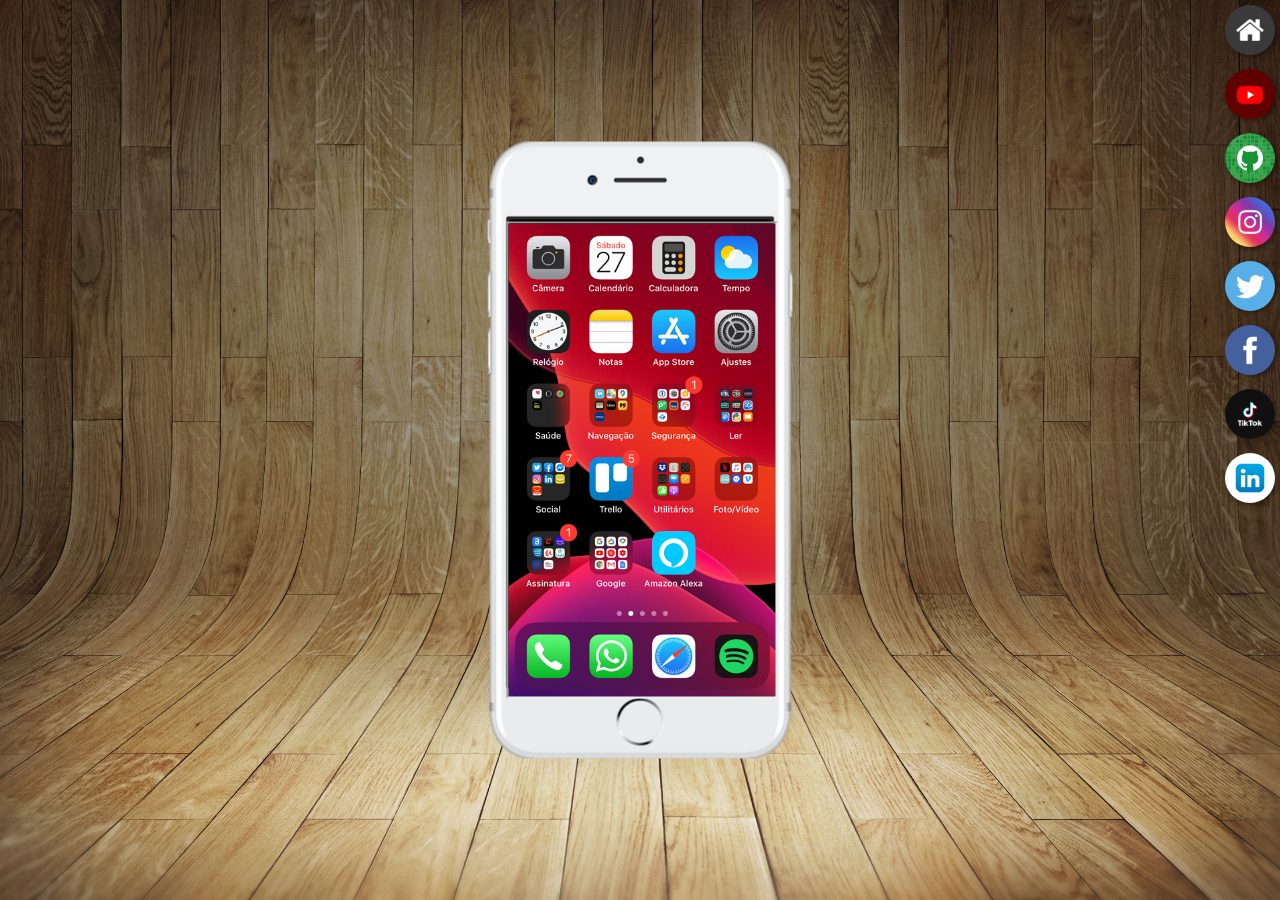
<file: index.html>
<!DOCTYPE html>
<html lang="pt-BR">
<head>
    <meta charset="UTF-8">
    <meta name="viewport" content="width=device-width, initial-scale=1.0">
    <title>Projeto Redes Sociais</title>

    <link rel="icon" href="favicon.ico" type="image/x-icon">
    <link rel="stylesheet" href="estilo/style.css">
</head>

<body>
    <main>
        <section id="telefone">
            <iframe src="home.html" name="tela" id="tela"></iframe>
        </section>

        <section id="redes-sociais">
            <a href="home.html" target="tela">
                <img src="imagens/logo-home.jpg" alt="Home">
            </a><br>


            <a href="youtube.html" target="tela">
                <img src="imagens/logo-youtube.jpg" alt="YouTube">
            </a><br>

            <a href="github.html" target="tela">
                <img src="imagens/logo-github.jpg" alt="GitHub">
            </a><br>

            <a href="instagram.html" target="tela">
                <img src="imagens/logo-instagram.jpg" alt="Instagram">
            </a><br> 

            <a href="twitter.html" target="tela">
                <img src="imagens/logo-twitter.jpg" alt="Twitter">
            </a><br>

            <a href="facebook.html" target="tela">
                <img src="imagens/logo-facebook.jpg" alt="Facebook">
            </a><br>

            <a href="tiktok.html" target="tela">
                <img src="imagens/logo-tiktok.jpg" alt="TikTok">
            </a><br>

            <a href="linkedin.html" target="tela" id="linkedin">
                <img src="imagens/logo-linkedin.jpg" alt="LinkedIn">
            </a><br>
        </section>
    </main>
</body>
</html>
</file>
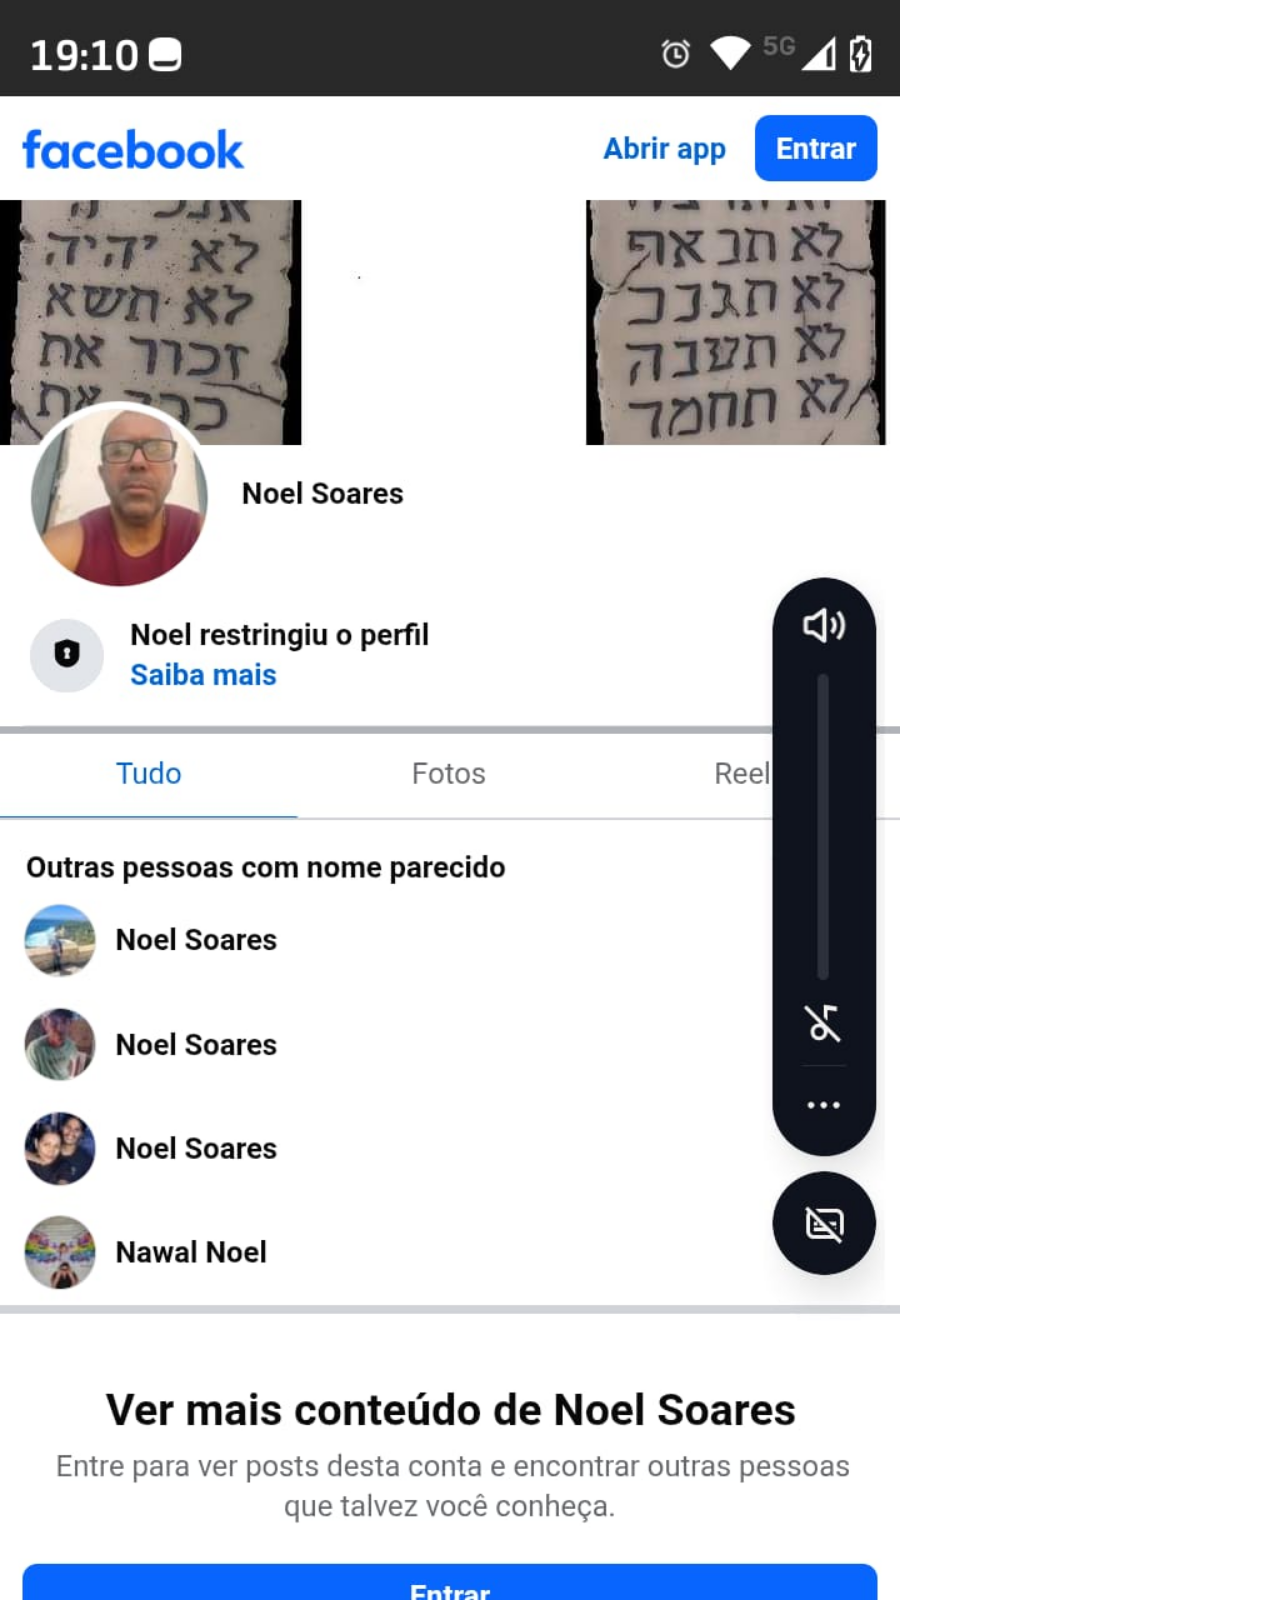
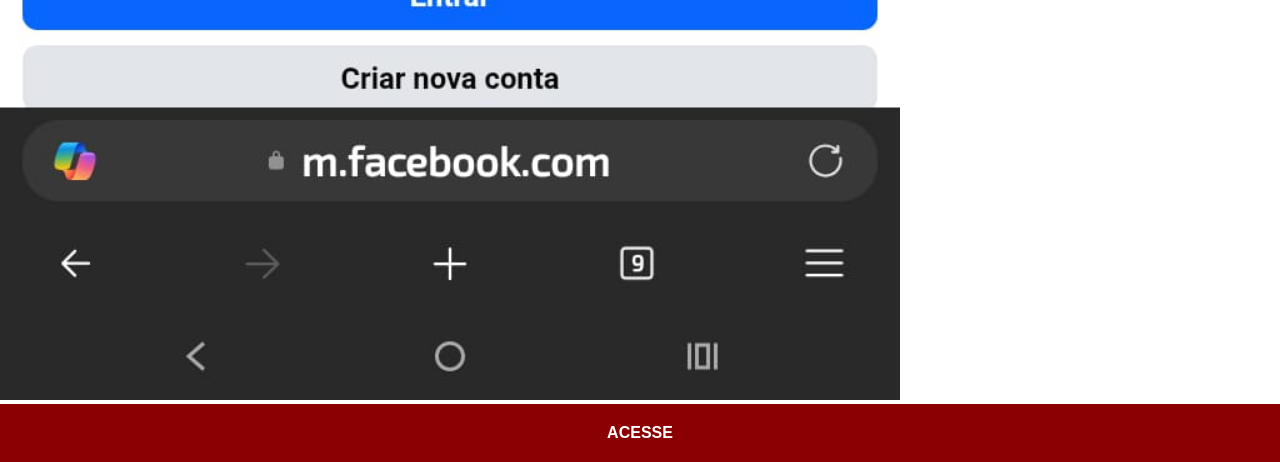
<file: facebook.html>
<!DOCTYPE html>
<html lang="pt-BR">
<head>
    <meta charset="UTF-8">
    <meta name="viewport" content="width=device-width, initial-scale=1.0">
    <title>Facebook</title>
    <link rel="stylesheet" href="estilo/social.css">
</head>
<body>
     <img src="imagens/tela-facebook1.jpeg" alt="facebook" >
    <a href="https://m.facebook.com/noelsoares.norberto" target="_blank">ACESSE</a>
</body>
</html>
</file>
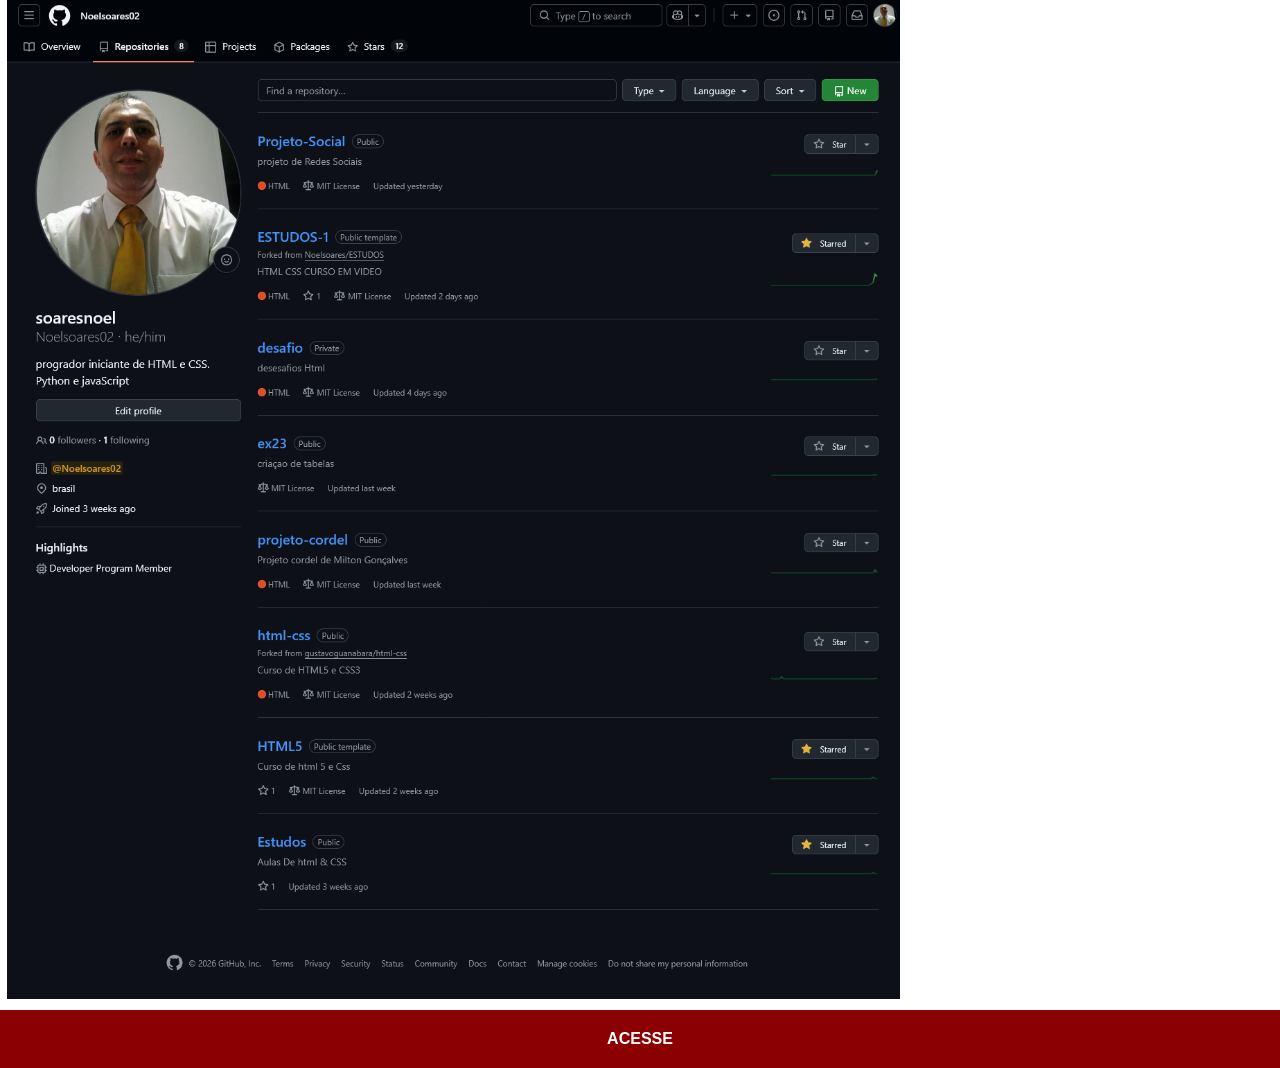
<file: github.html>
<!DOCTYPE html>
<html lang="pt-BR">
<head>
    <meta charset="UTF-8">
    <meta name="viewport" content="width=device-width, initial-scale=1.0">
    <title>Github</title>
    <link rel="stylesheet" href="estilo/social.css">
</head>
<body>
    <img src="imagens/tela-github1.png" alt="github" >
    <a href="https://github.com/Noelsoares02?tab=repositories" target="_blank">ACESSE</a>
</body>
</html>
</file>
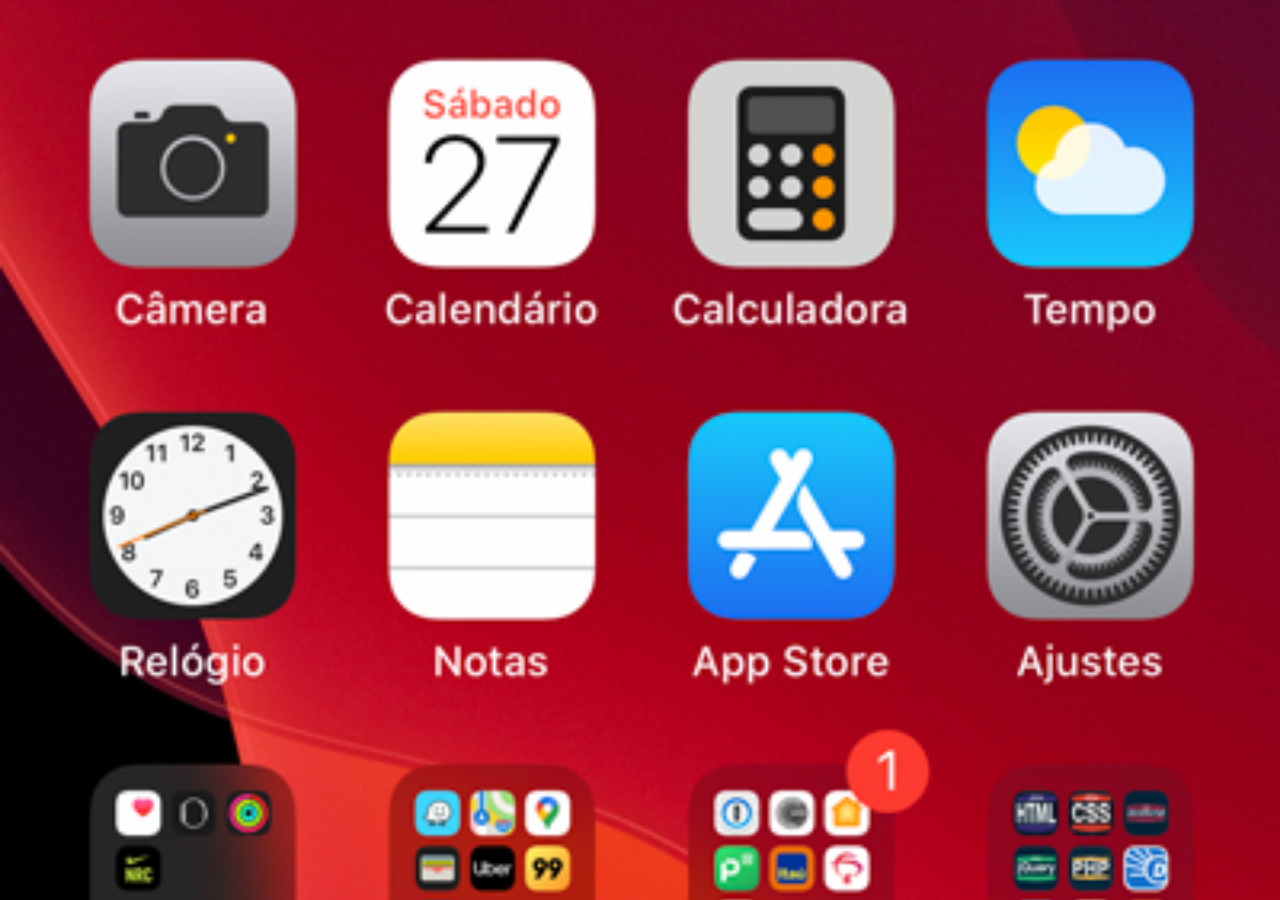
<file: home.html>
<!DOCTYPE html>
<html lang="pt-BR">
<head>
    <meta charset="UTF-8">
    <meta name="viewport" content="width=device-width, initial-scale=1.0">
    <title>Home</title>
</head>
<style>
    * {
        margin: 0;
        padding: 0;
    }
    body {     
        width: 100%;
        height: 100vh;
        background:black url('imagens/tela-home.jpg') no-repeat top center;
        background-size: cover;
    }

        
</style>
<body>
    
</body>
</html>
</file>
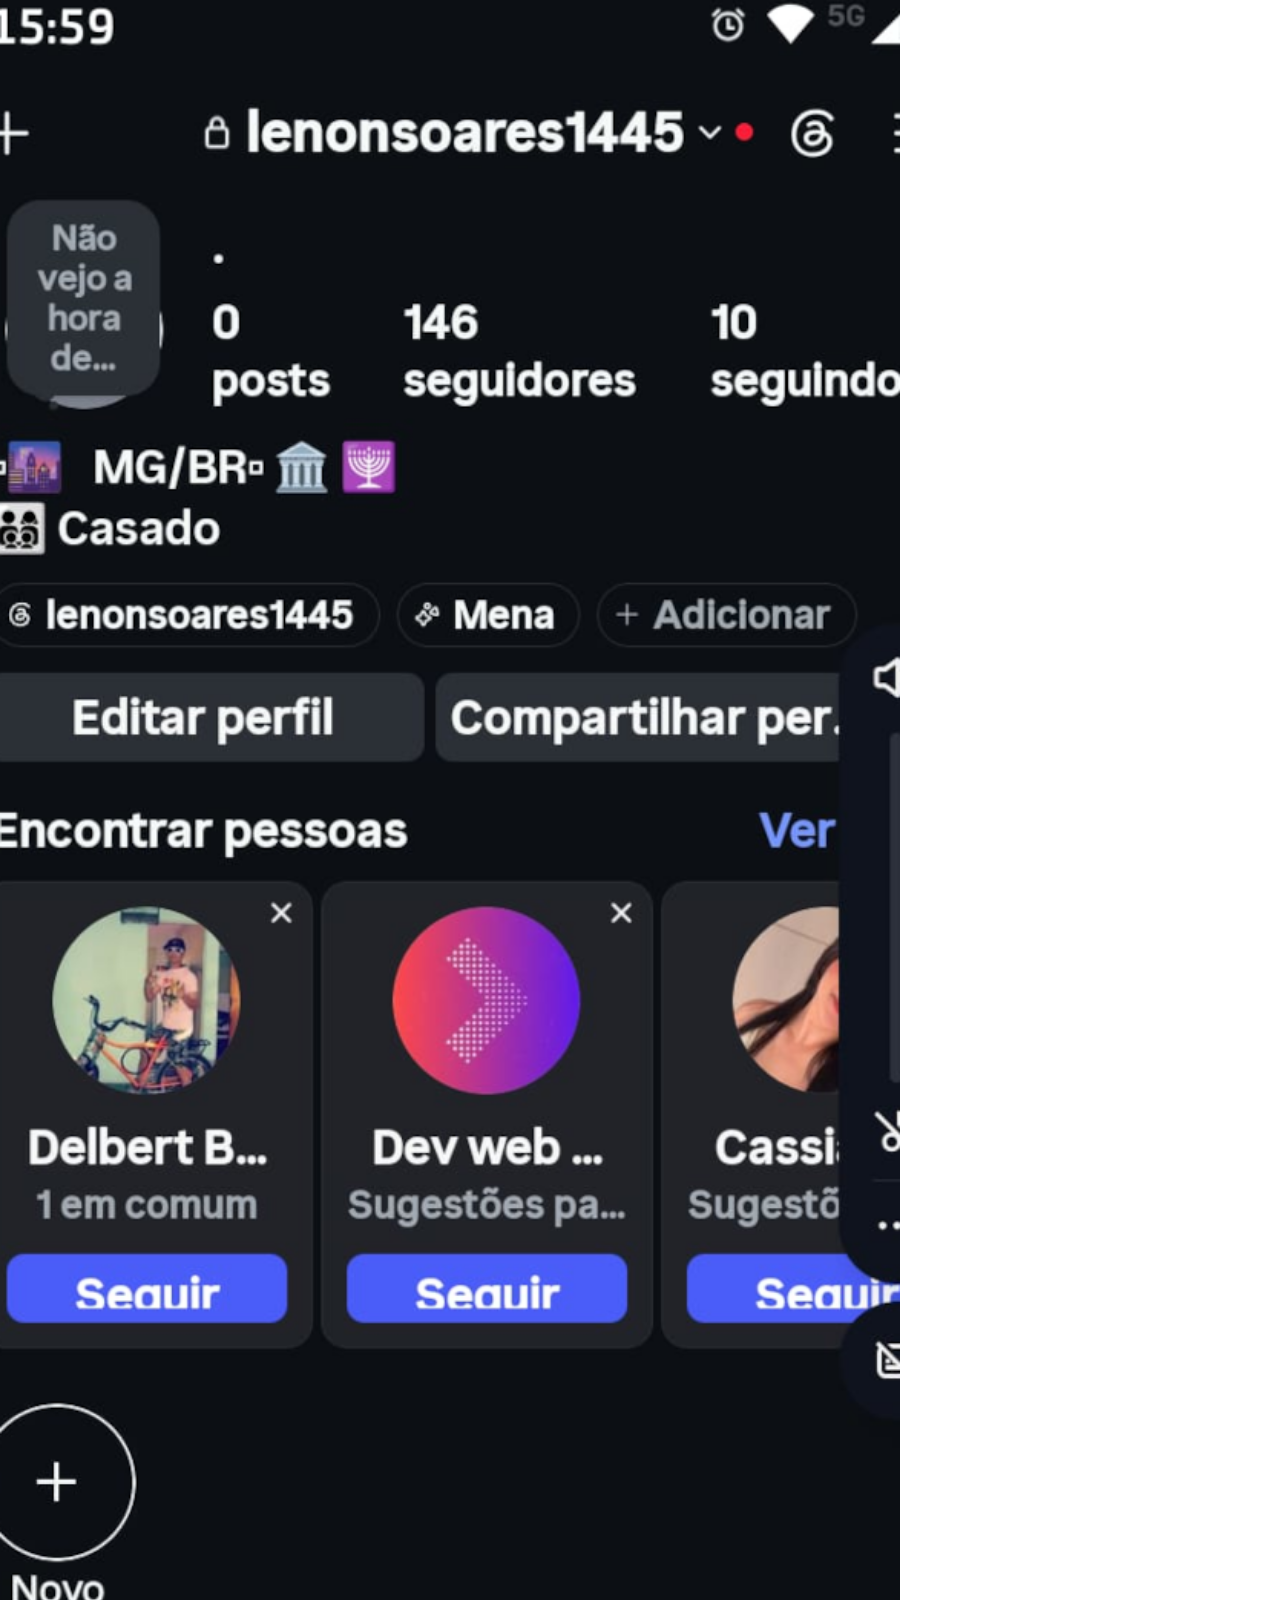
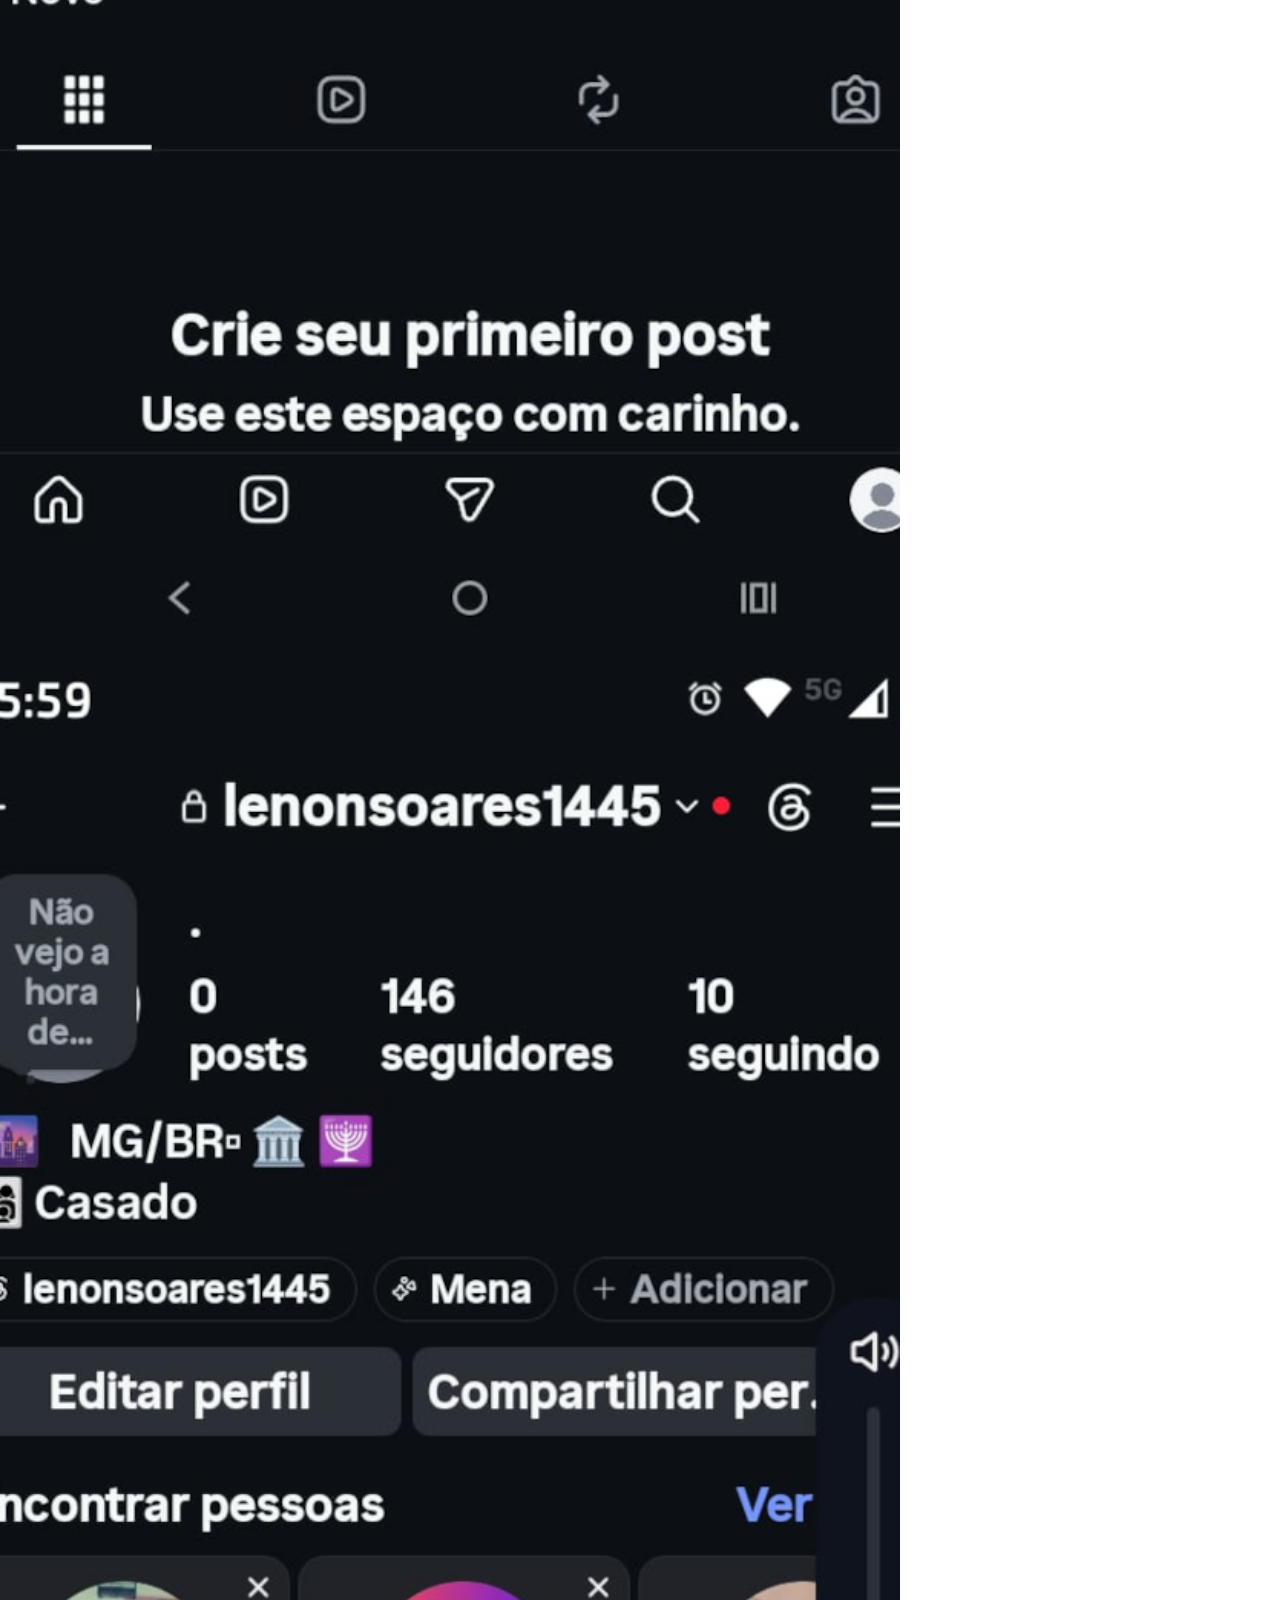
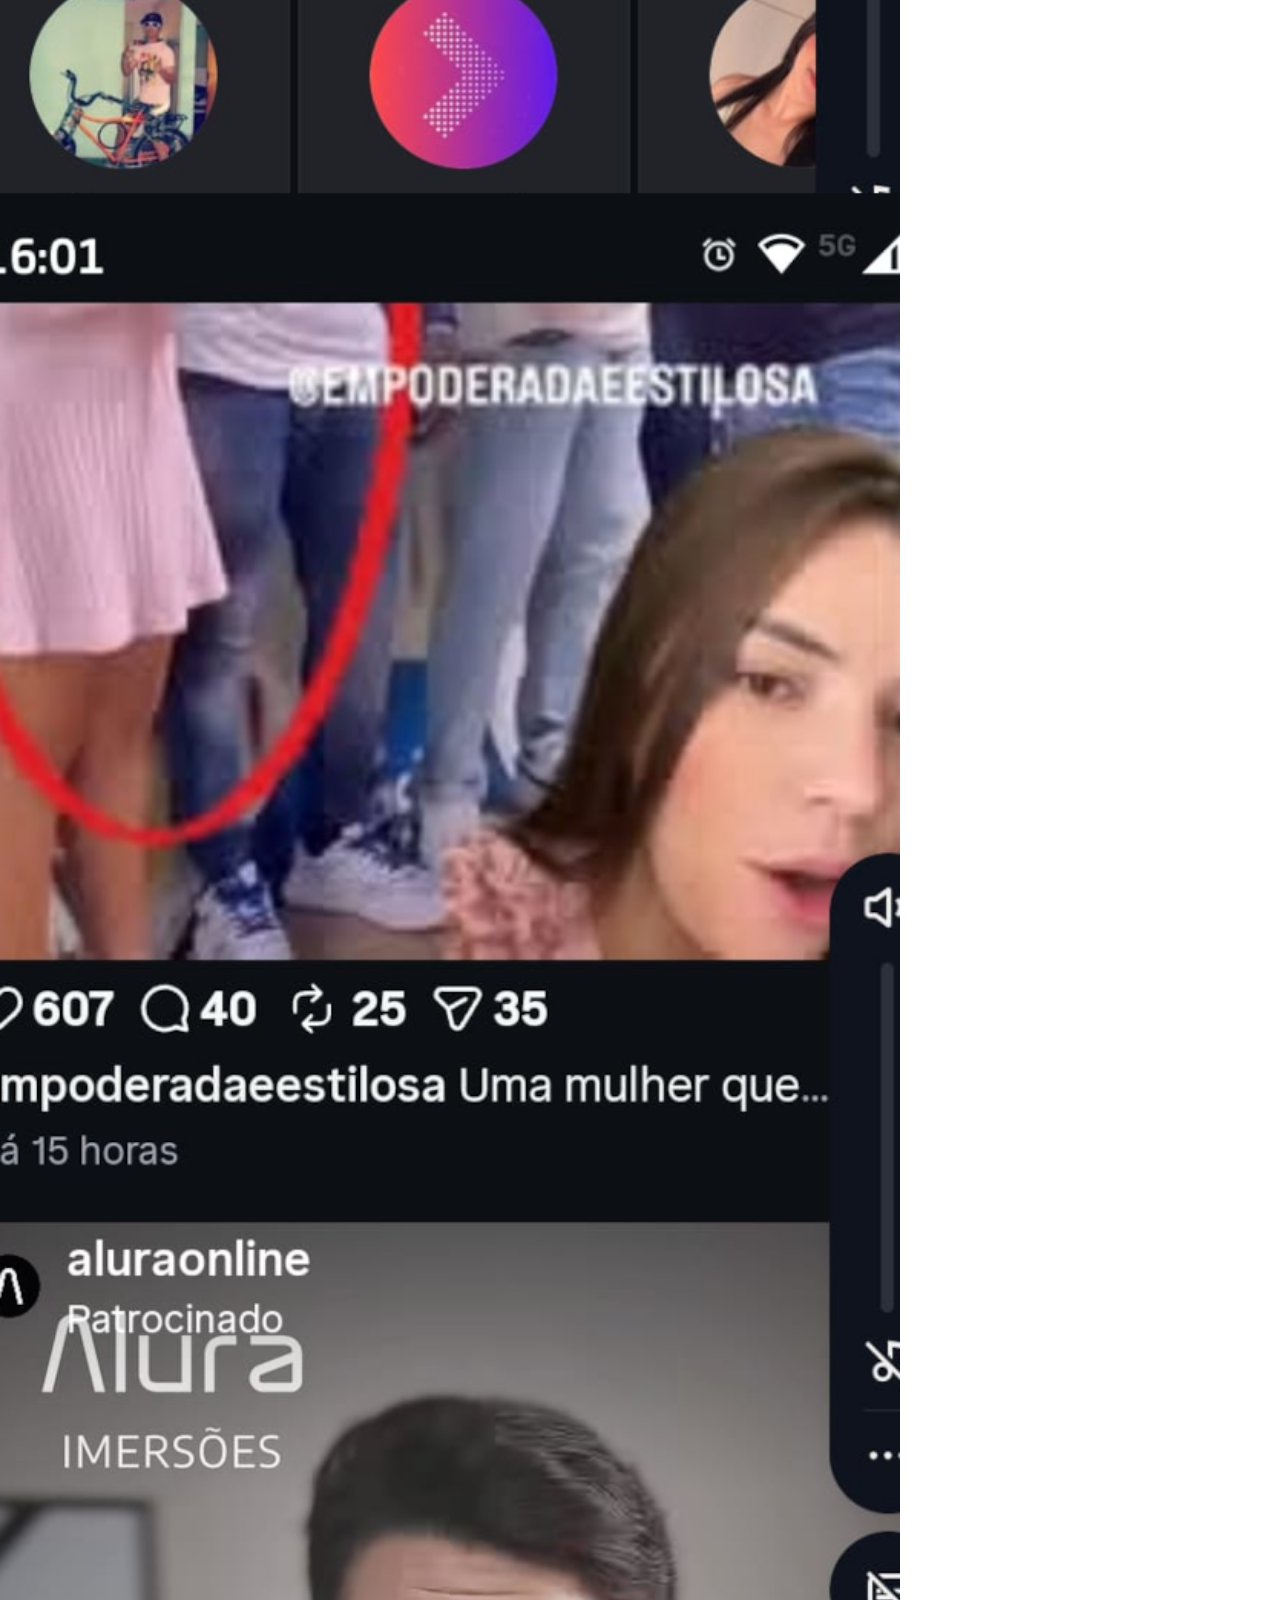
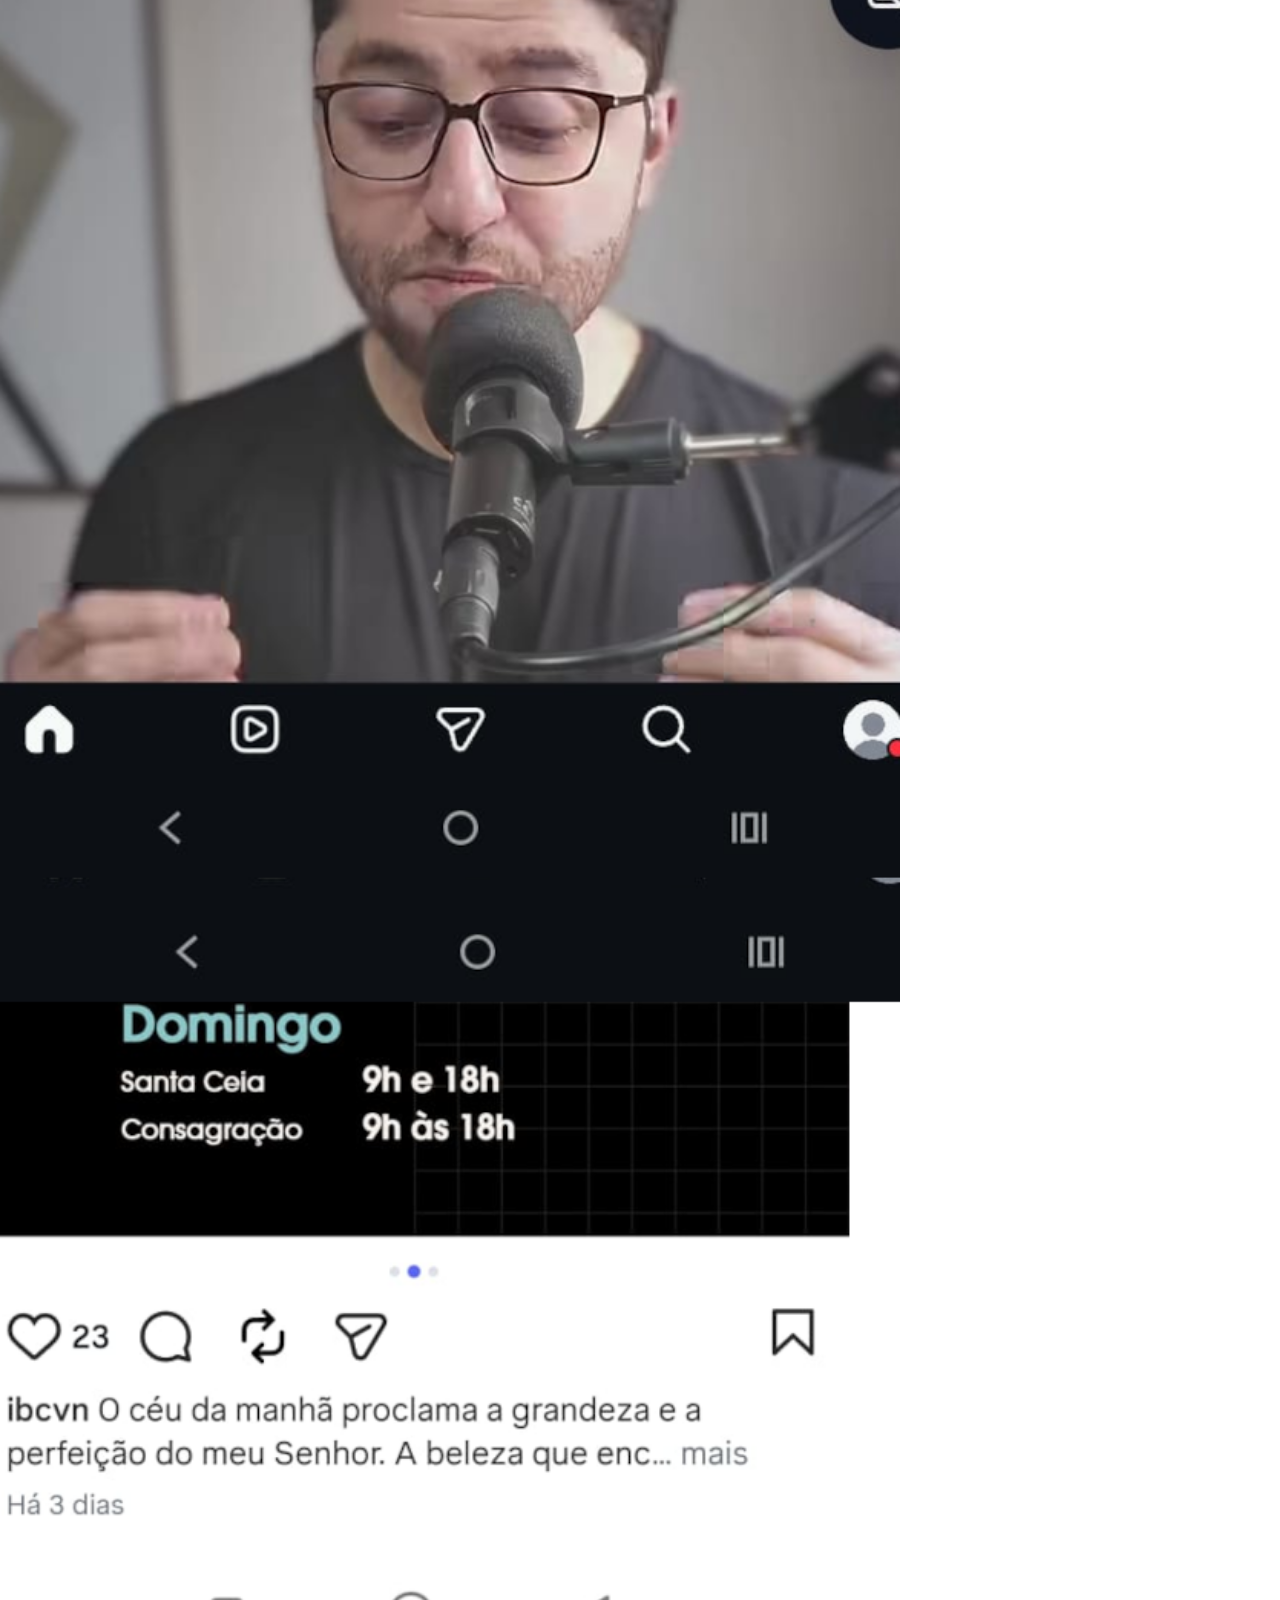
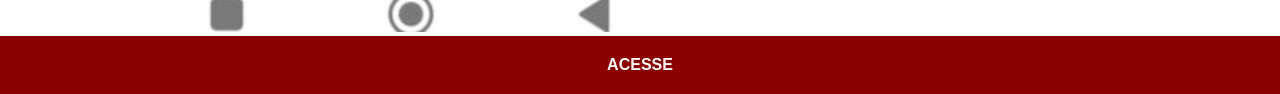
<file: instagram.html>
<!DOCTYPE html>
<html lang="pt-BR">
<head>
    <meta charset="UTF-8">
    <meta name="viewport" content="width=device-width, initial-scale=1.0">
    <title>istagram</title>
    <link rel="stylesheet" href="estilo/social.css">
</head>
<body>
     <img src="imagens/tela-instagram1.png" alt="instagram" >
    <a href="https://www.instagram.com/noel.soares/" target="_blank">ACESSE</a>
</body>
</html>
</file>
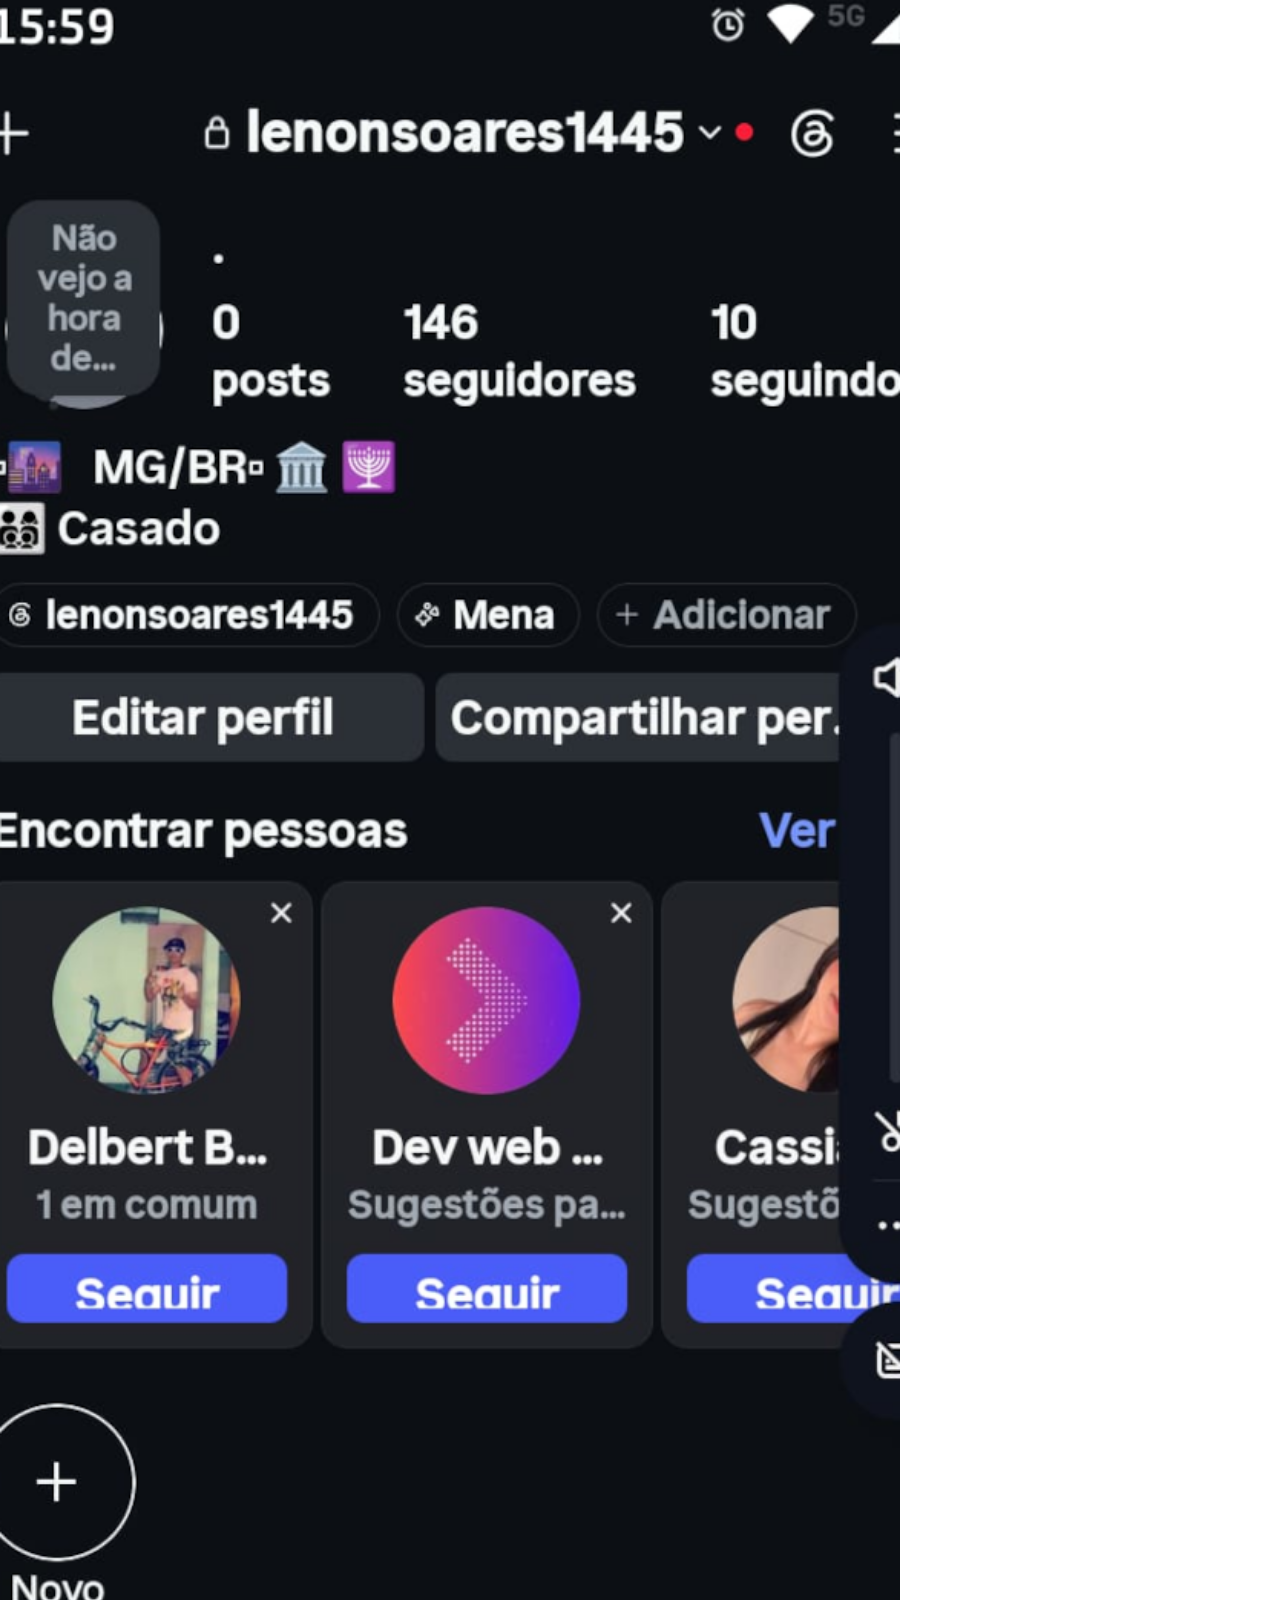
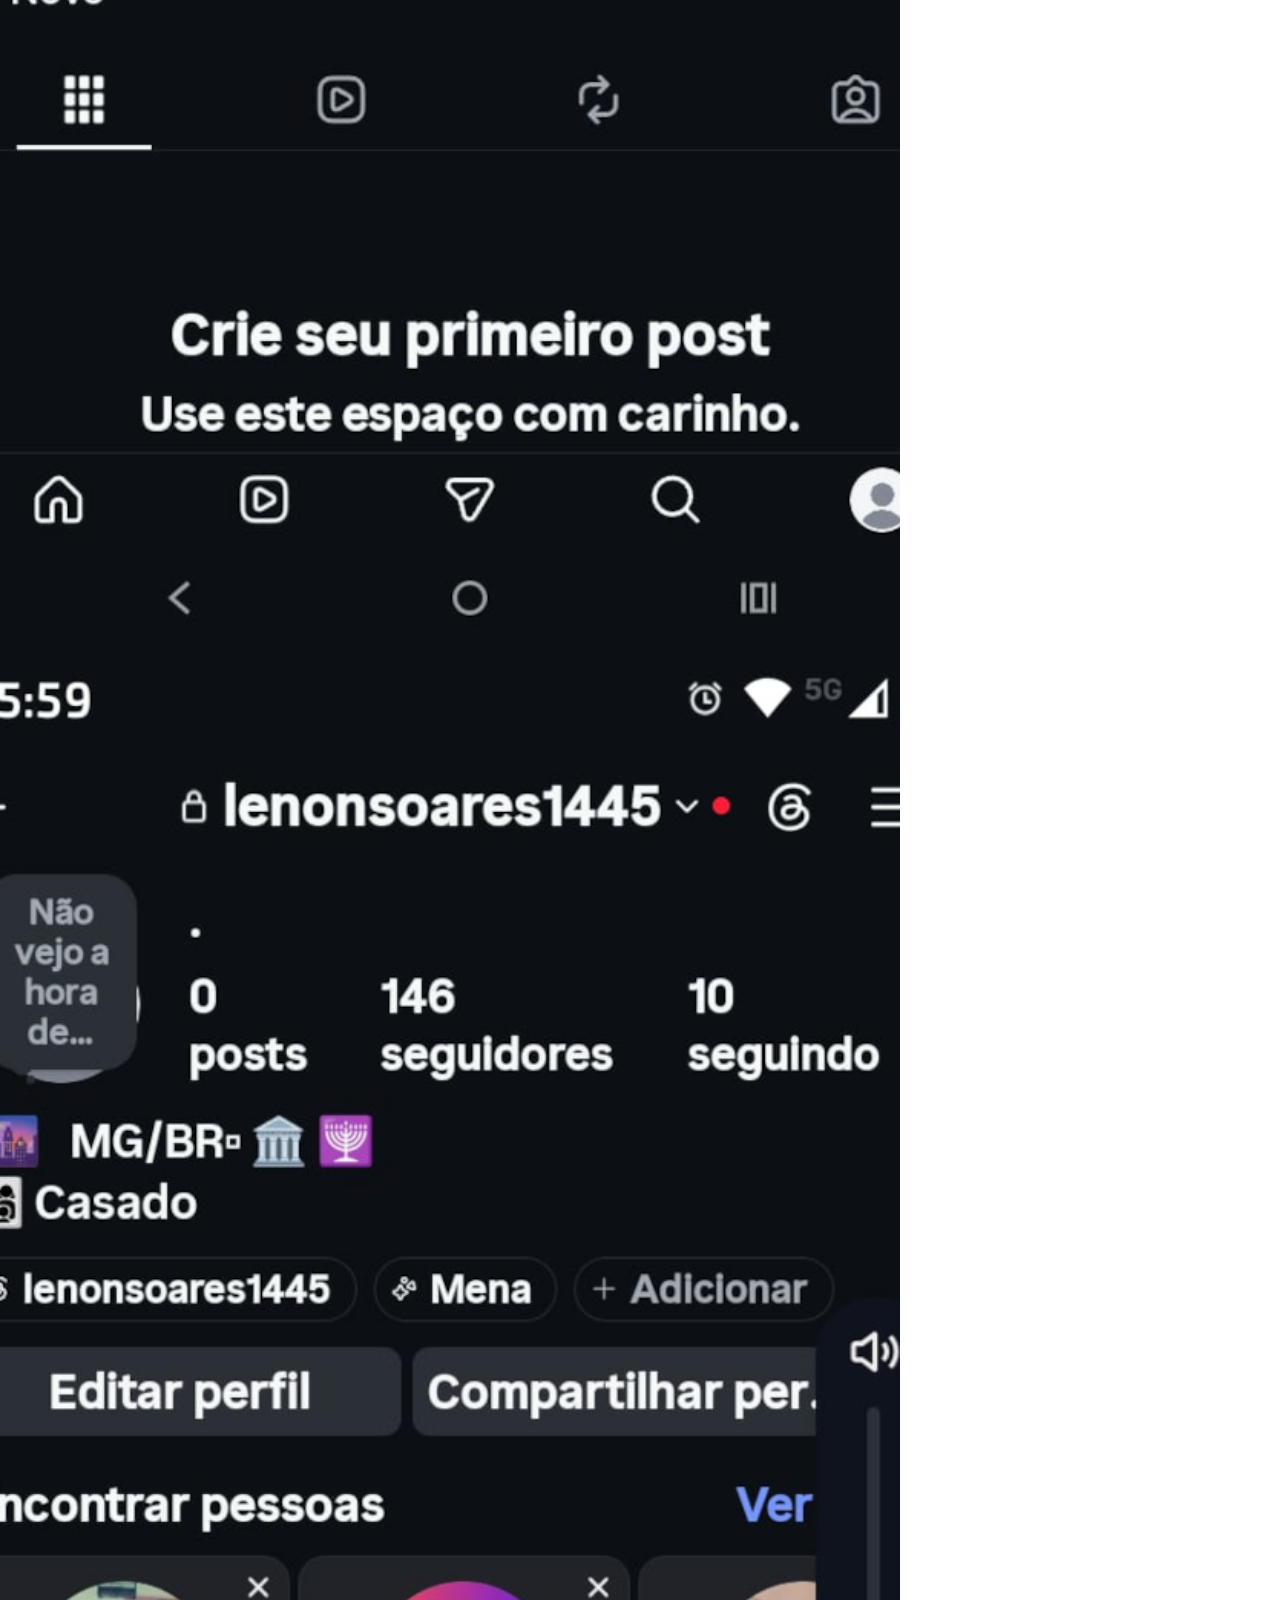
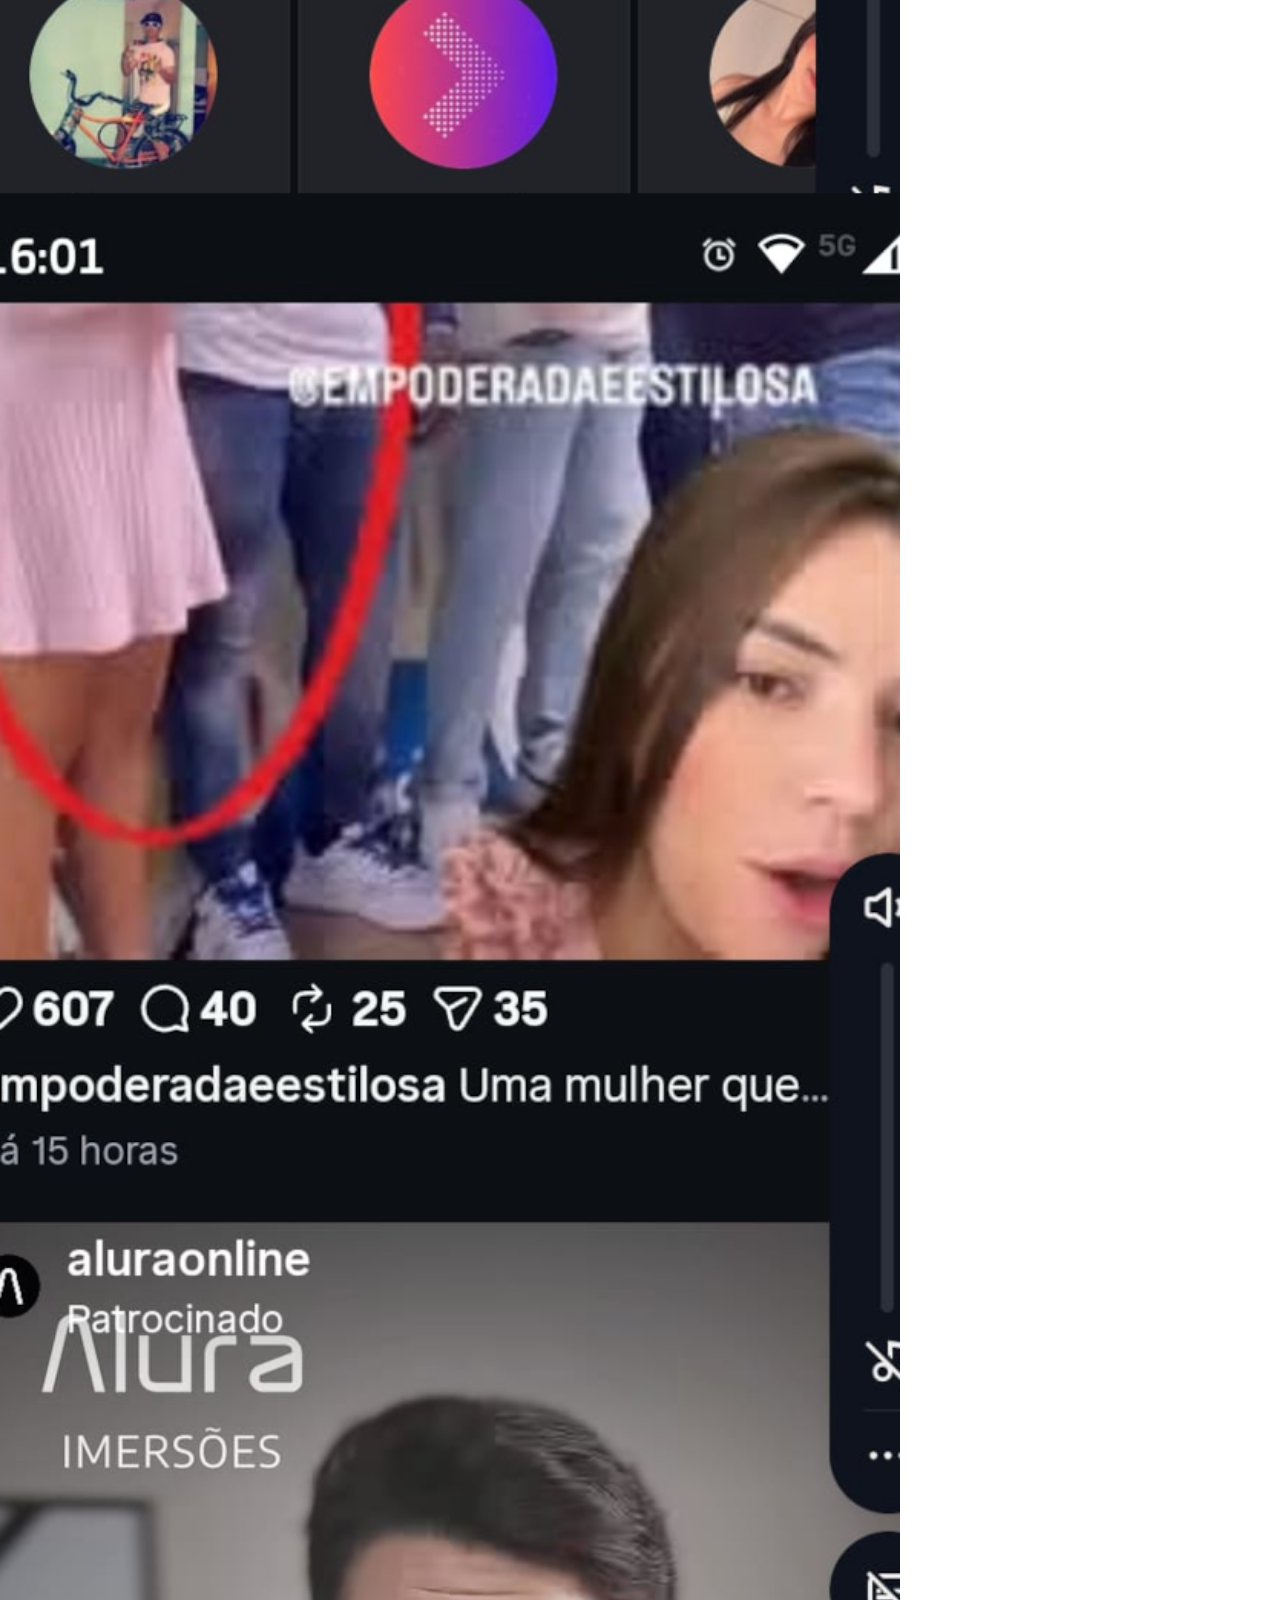
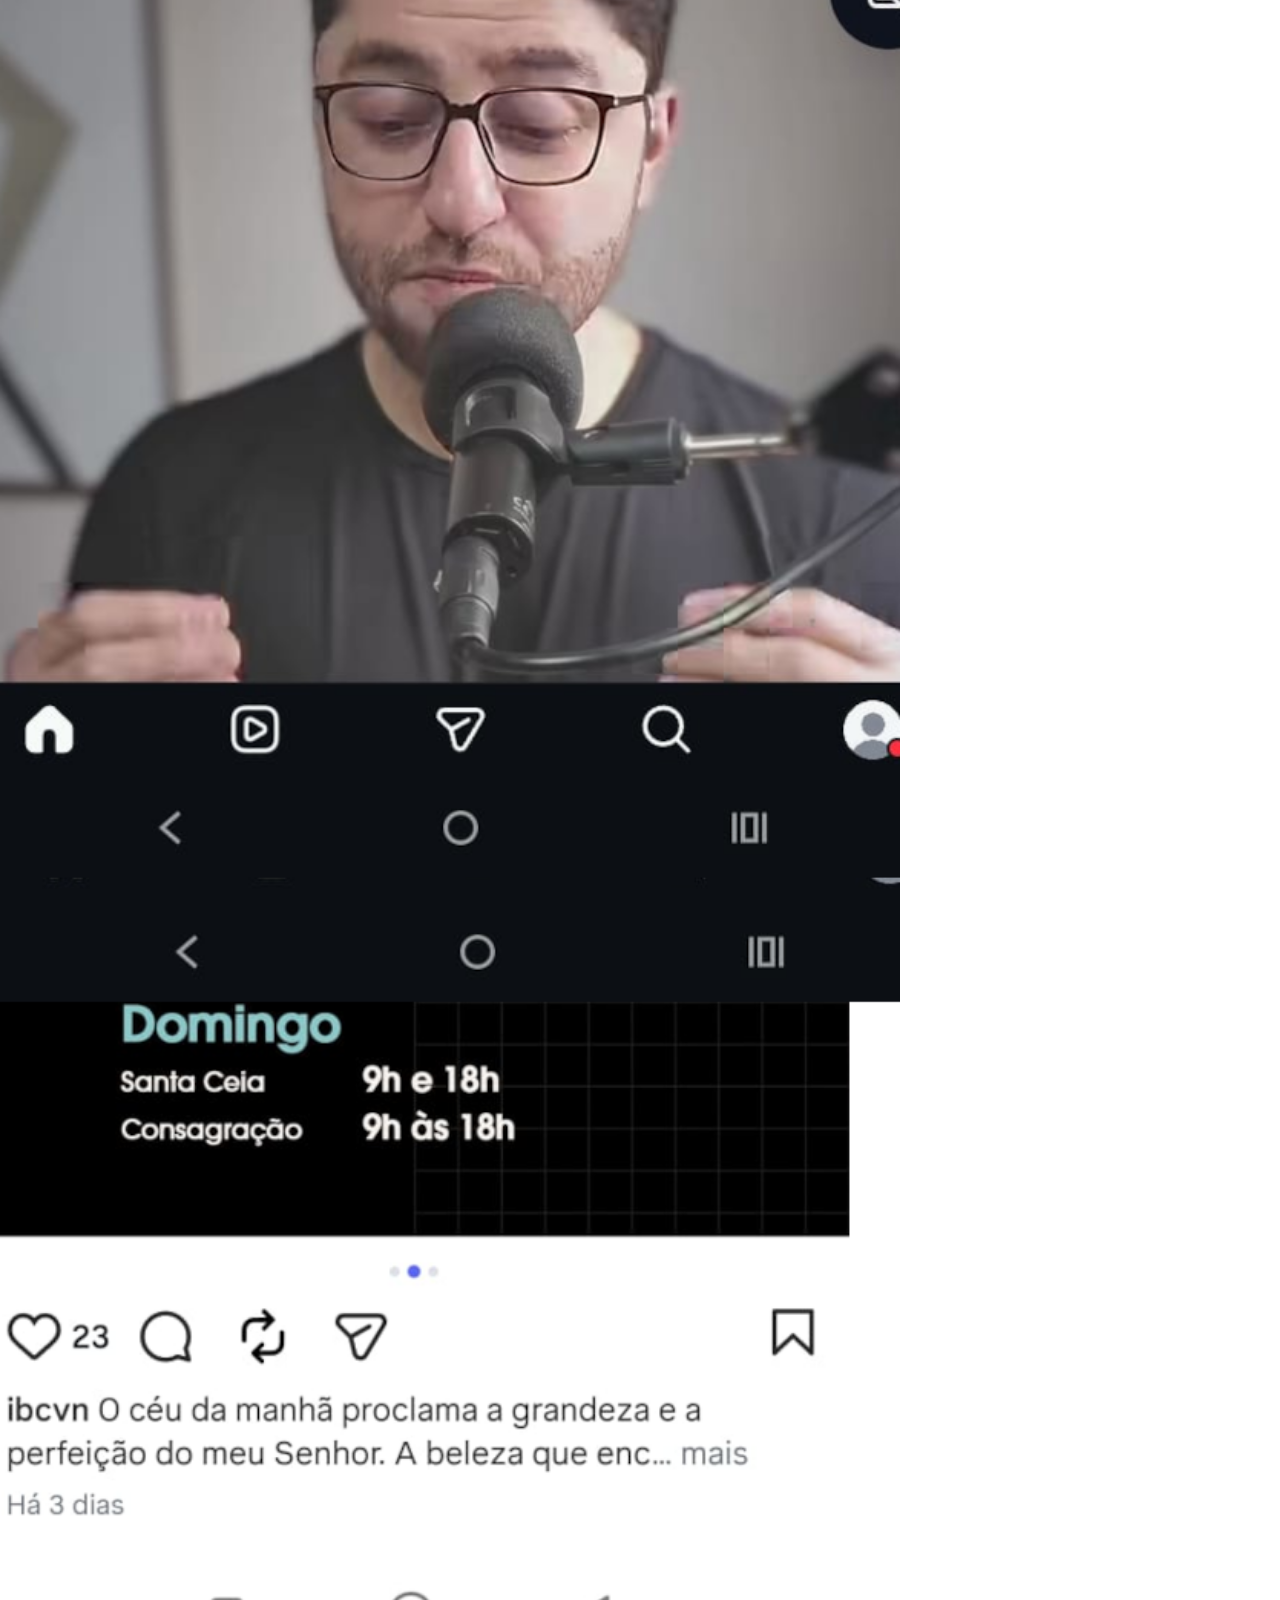
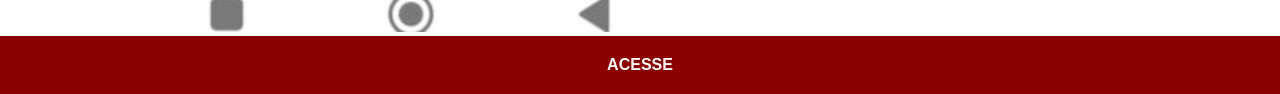
<file: istagram.html>
<!DOCTYPE html>
<html lang="pt-BR">
<head>
    <meta charset="UTF-8">
    <meta name="viewport" content="width=device-width, initial-scale=1.0">
    <title>istagram</title>
    <link rel="stylesheet" href="estilo/social.css">
</head>
<body>
     <img src="imagens/tela-istagran1.png" alt="instagram" >
    <a href="https://www.instagram.com/noel.soares/" target="_blank">ACESSE</a>
</body>
</html>
</file>
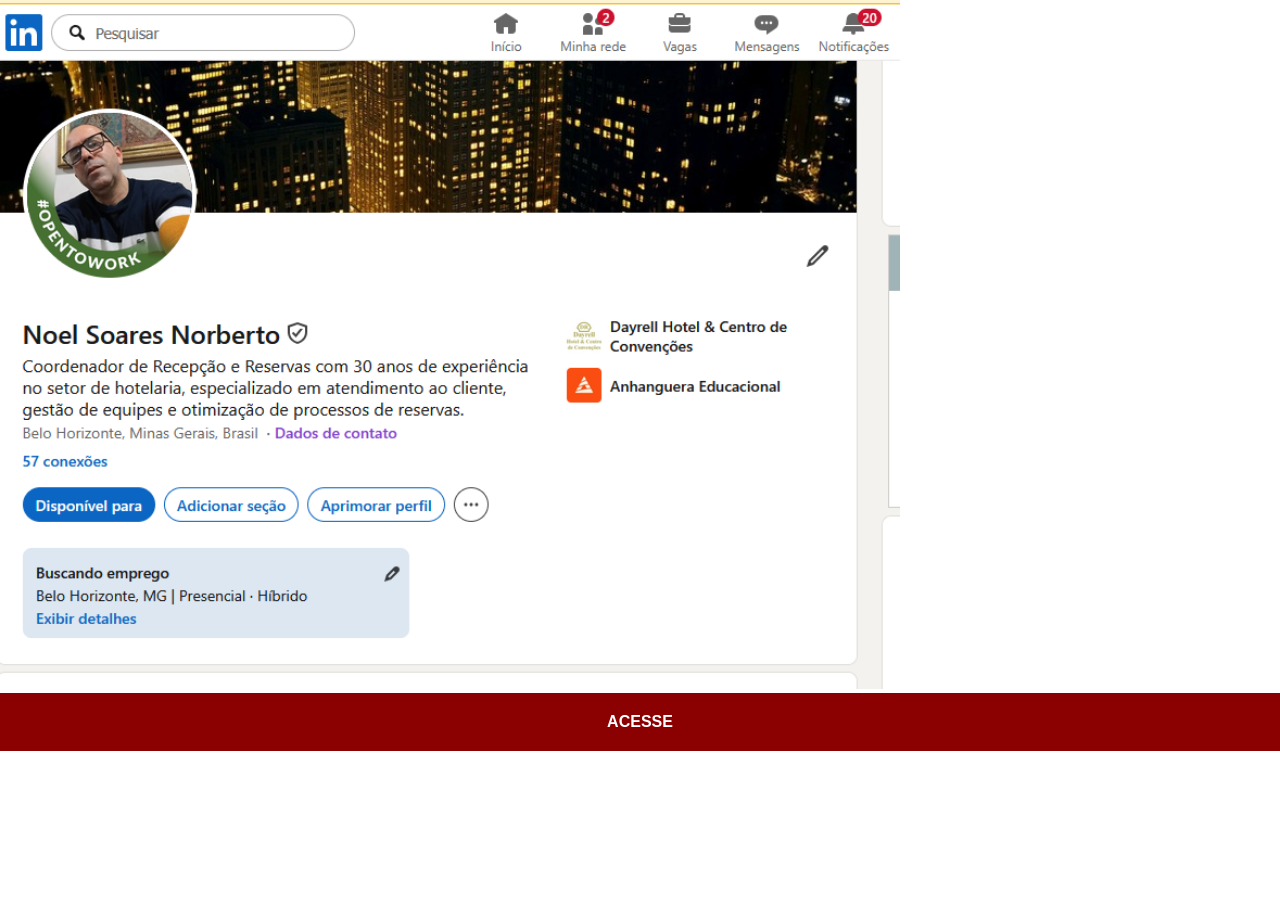
<file: linkedin.html>
<!DOCTYPE html>
<html lang="pt-BR">
<head>
    <meta charset="UTF-8">
    <meta name="viewport" content="width=device-width, initial-scale=1.0">
    <title>istagram</title>
    <link rel="stylesheet" href="estilo/social.css">
</head>
<body>
     <img src="imagens/tela-linkedin.png" alt="linkedin" >
    <a href="https://www.linkedin.com/in/noel-soares-norberto-5b218b73/?skipRedirect=true" target="_blank">ACESSE</a>
</body>
</html>
</file>
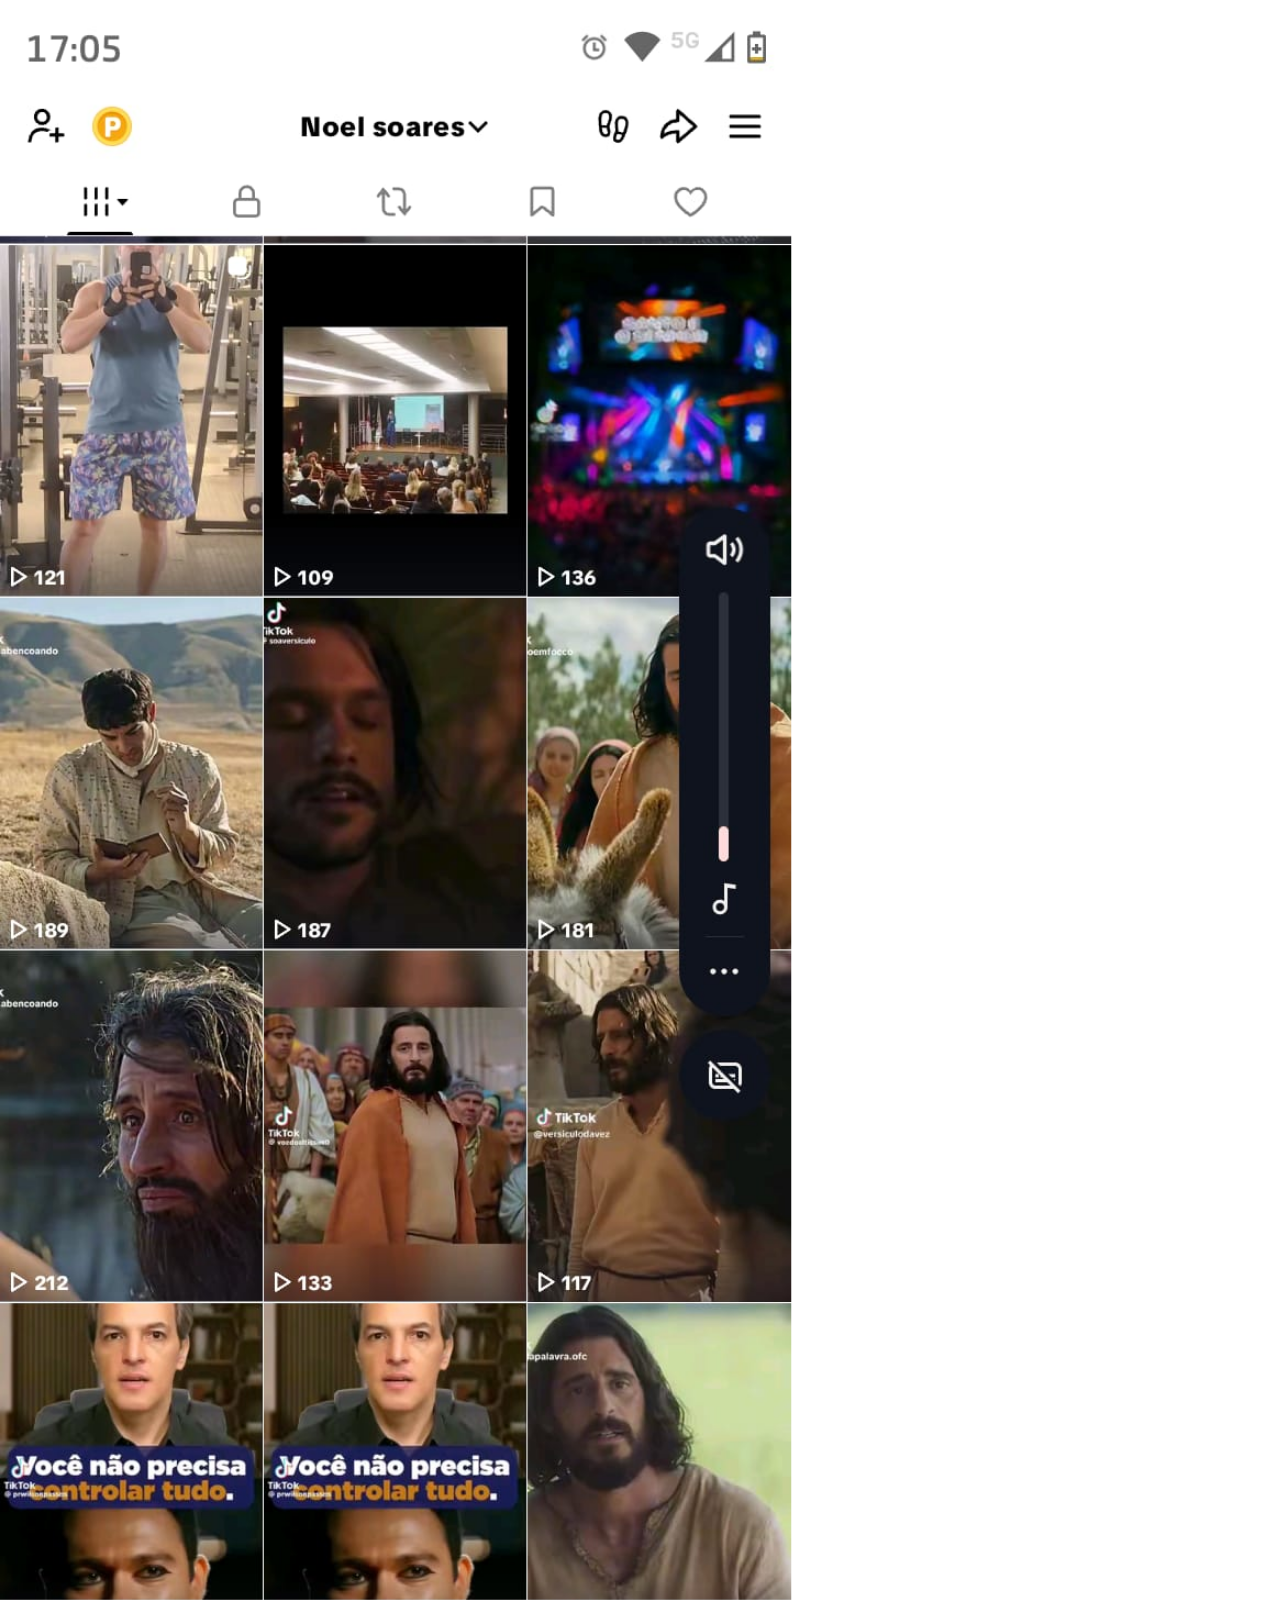
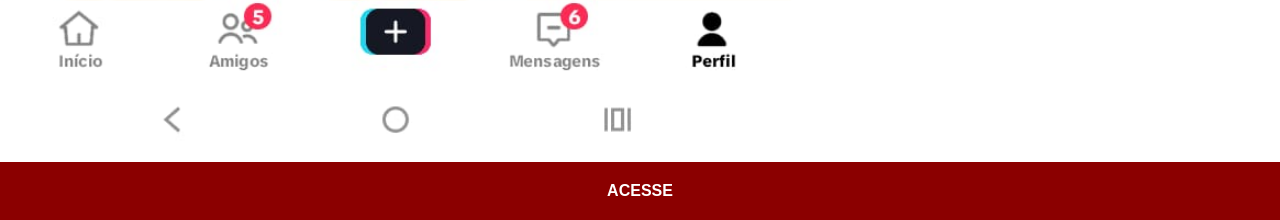
<file: tictoc.html>
<!DOCTYPE html>
<html lang="pt-br   ">
<head>
    <meta charset="UTF-8">
    <meta name="viewport" content="width=device-width, initial-scale=1.0">
    <title>TicToc</title>
    <link rel="stylesheet" href="estilo/social.css">
</head>
<body>
    <img src="imagens/tela-tictoc.png" alt="tictoc" >
    <a href="https://www.tiktok.com/@noelsoares15?_r=1&_t=ZS-97jaA918BJU" target="_blank">ACESSE</a>
</body>
</html>
</file>
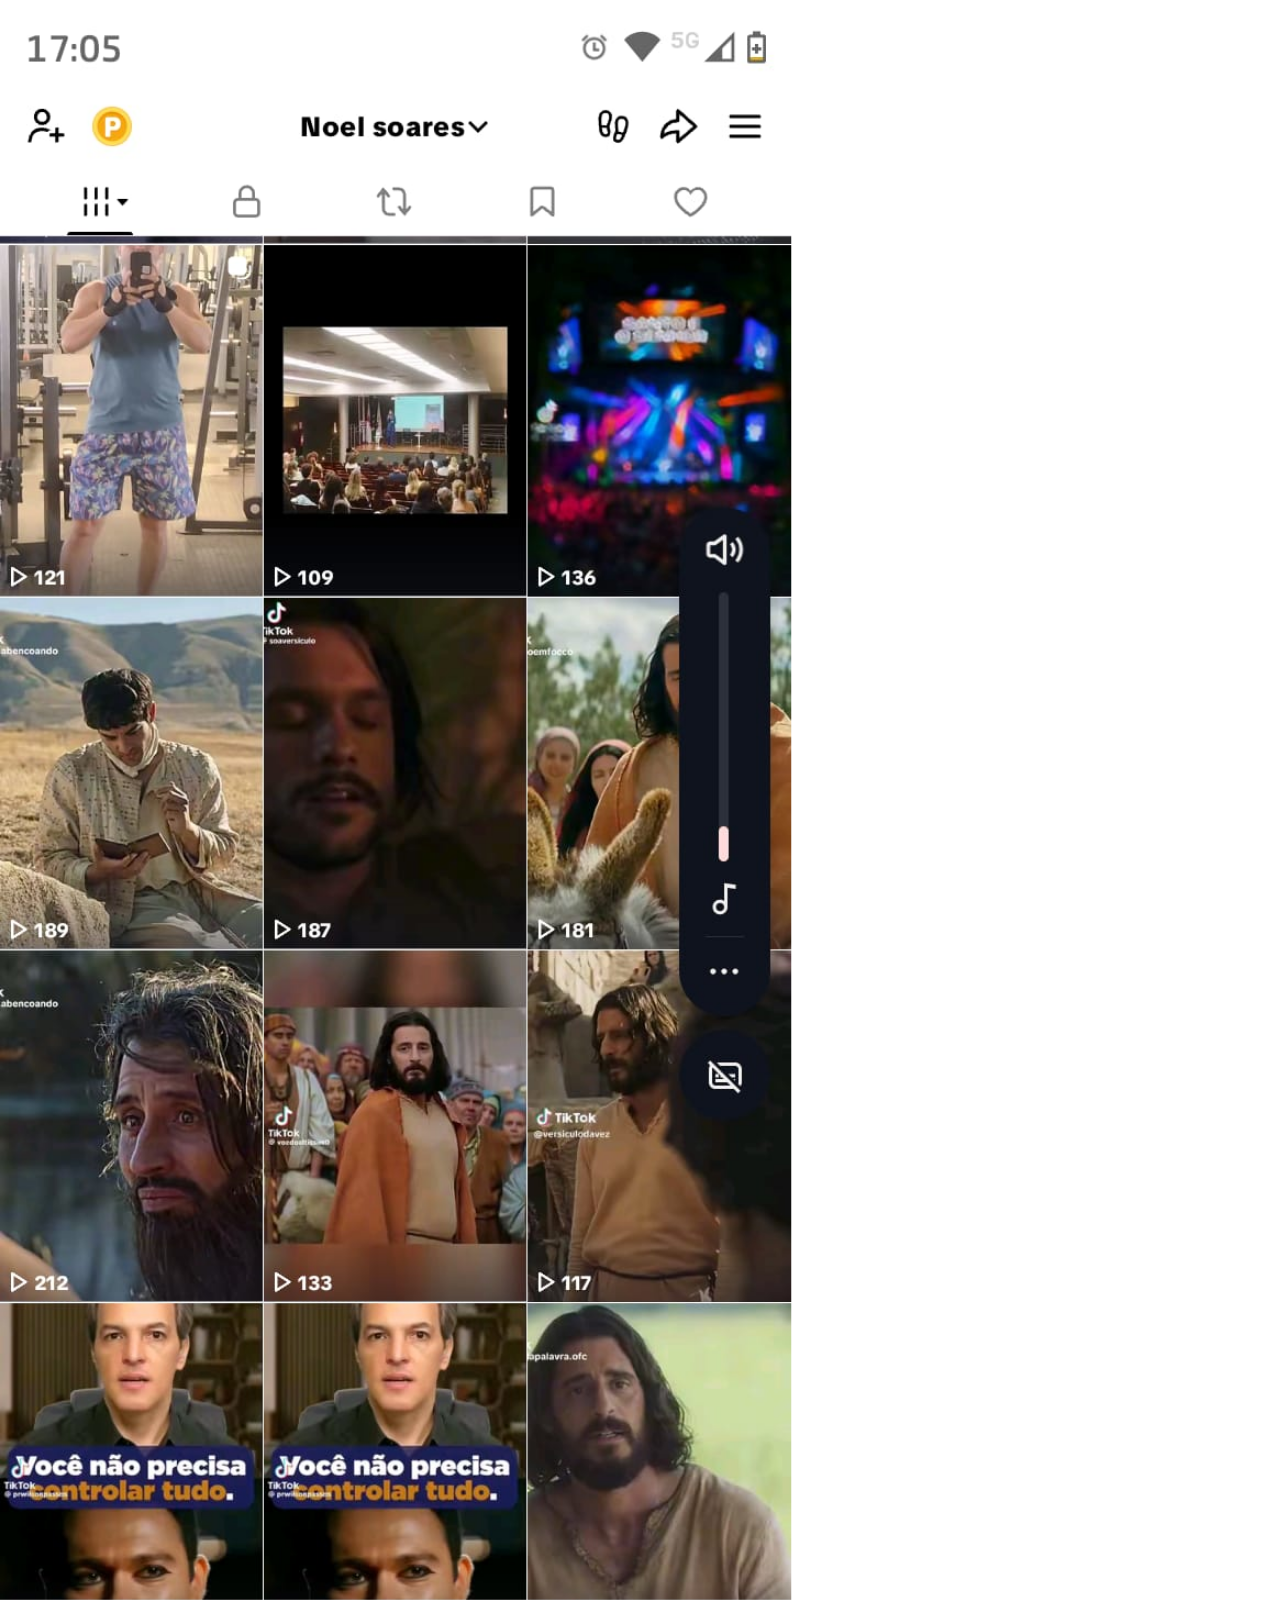
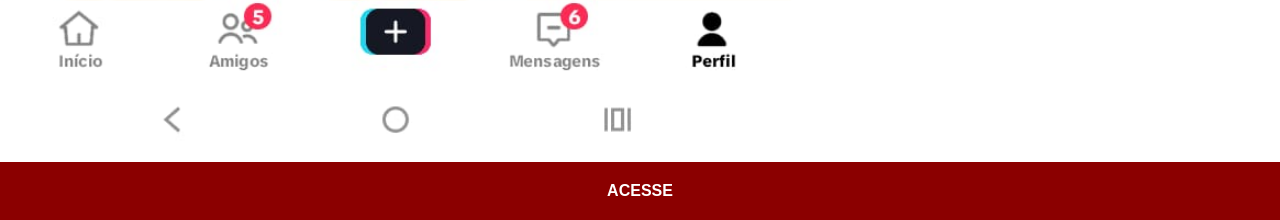
<file: tiktok.html>
<!DOCTYPE html>
<html lang="pt-br   ">
<head>
    <meta charset="UTF-8">
    <meta name="viewport" content="width=device-width, initial-scale=1.0">
    <title>TicToc</title>
    <link rel="stylesheet" href="estilo/social.css">
</head>
<body>
    <img src="imagens/tela-tiktok.png" alt="TikTok" >
    <a href="https://www.tiktok.com/@noelsoares15?_r=1&_t=ZS-97jaA918BJU" target="_blank">ACESSE</a>
</body>
</html>
</file>
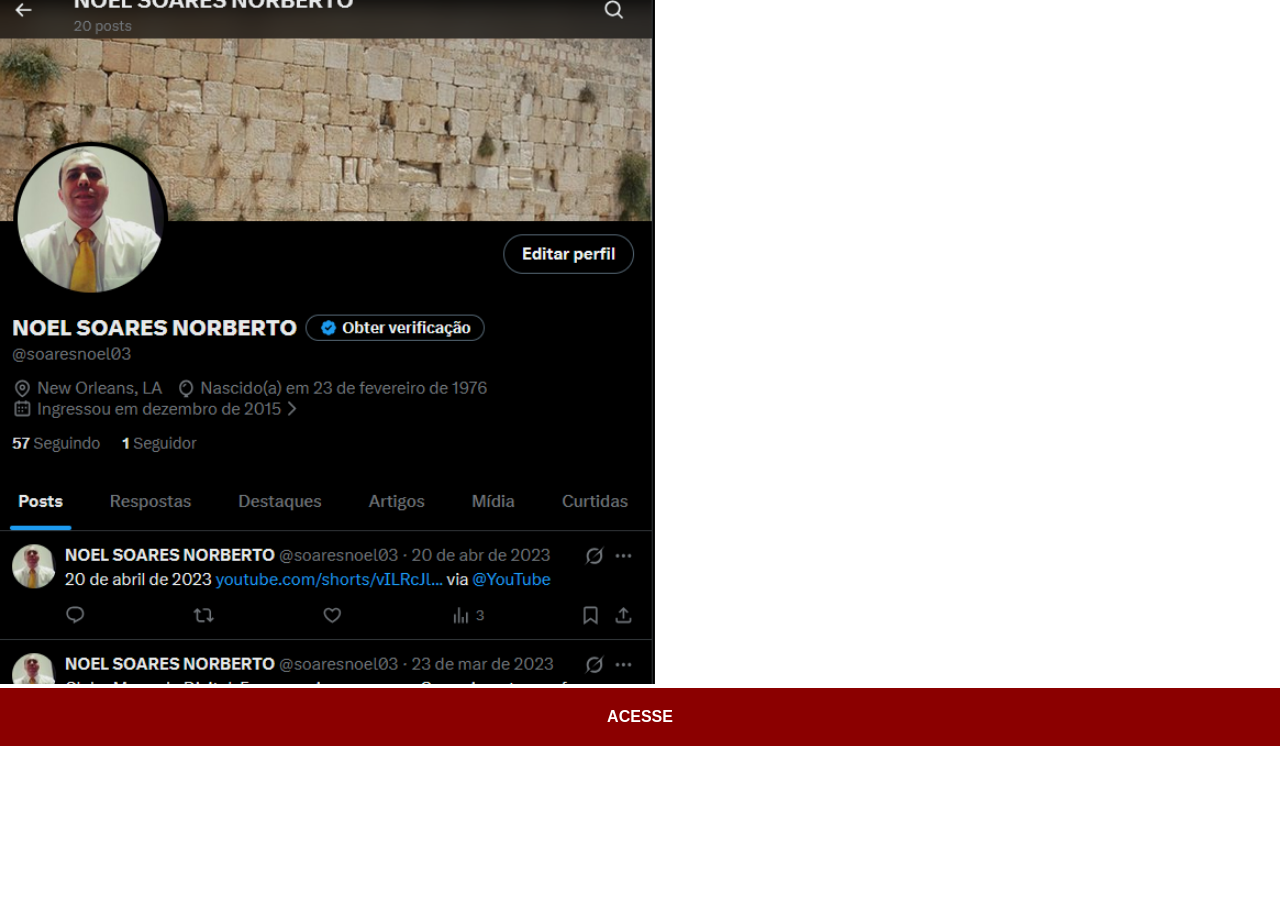
<file: twiter.html>
<!DOCTYPE html>
<html lang="pt-BR">
<head>
    <meta charset="UTF-8">
    <meta name="viewport" content="width=device-width, initial-scale=1.0">
    <title>Twuiter</title>
    <link rel="stylesheet" href="estilo/social.css">
</head>
<body>
     <img src="imagens/tela-twitter1.png" alt="twitter" >
    <a href="https://x.com/soaresnoel03" target="_blank">ACESSE</a>
</body>
</html>
</file>
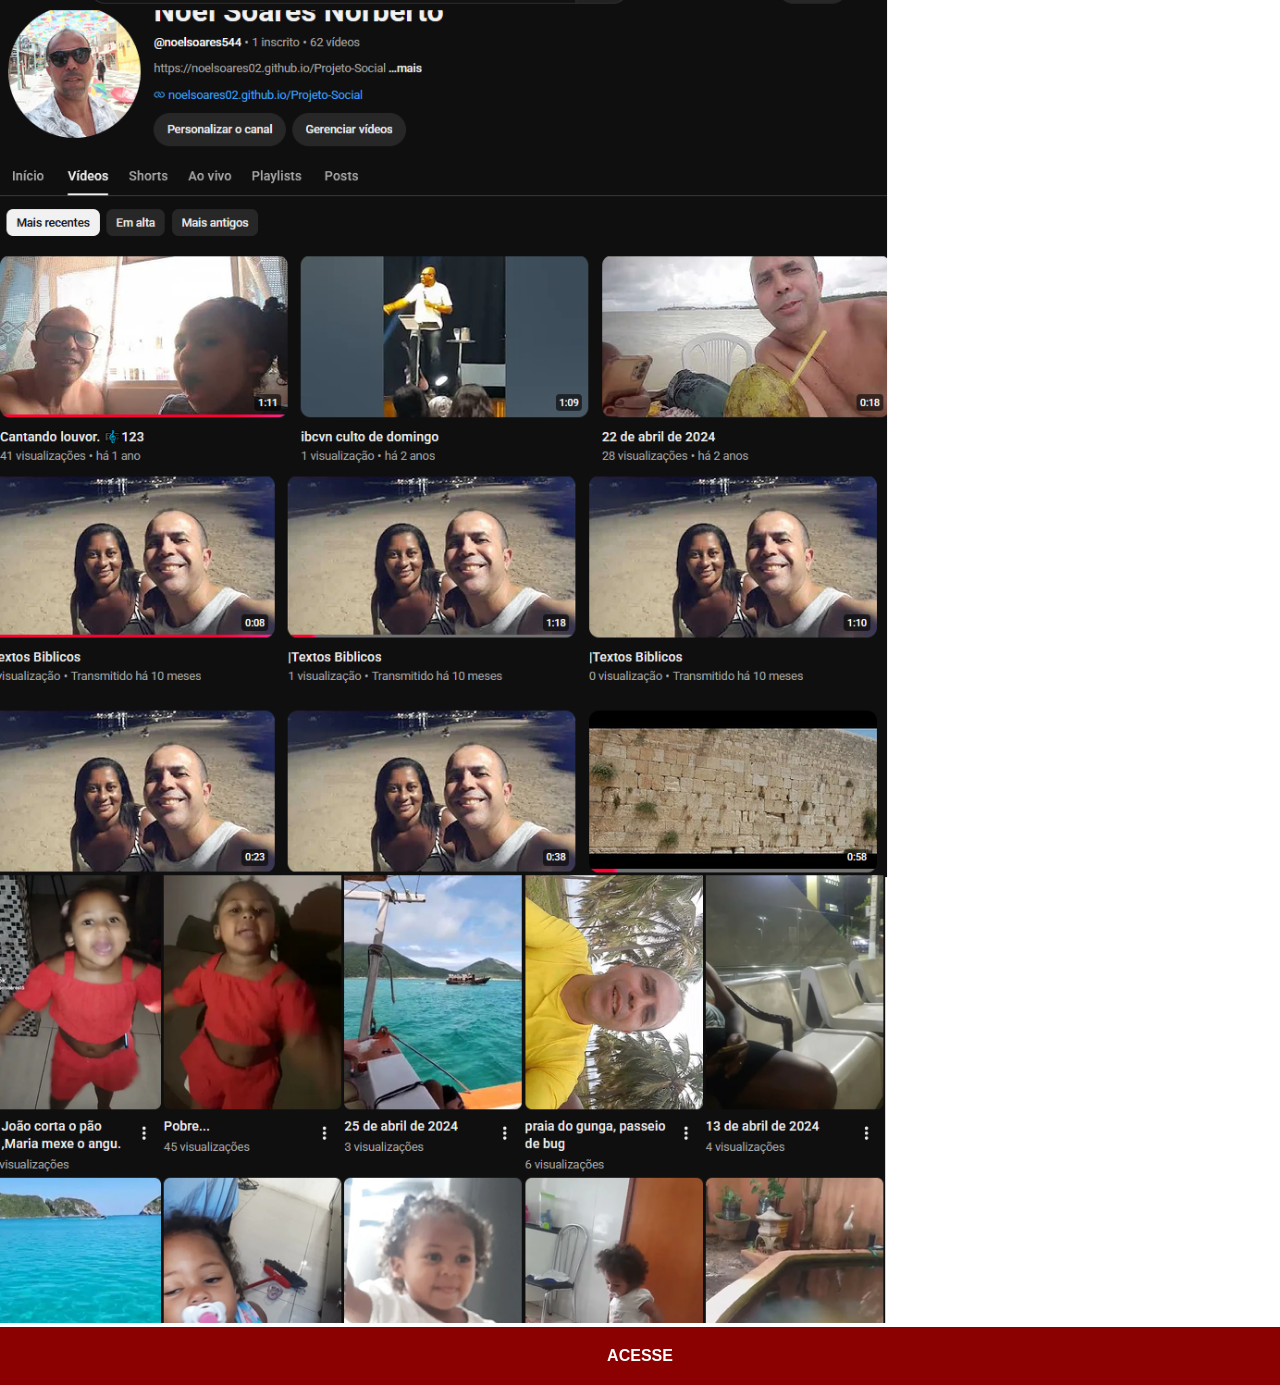
<file: youtube.html>
<!DOCTYPE html>
<html lang="pt-BR">
<head>
    <meta charset="UTF-8">
    <meta name="viewport" content="width=device-width, initial-scale=1.0">
    <title>youtube</title>
    <link rel="stylesheet" href="estilo/social.css">
</head>
<body>
    <img src="imagens/tela-youtube1.png" alt="youtube" >
    <a href="https://www.youtube.com/@noelsoares544/playlists" target="_blank">ACESSE</a>
</body>
</html>
</file>
<file: estilo/style.css>
@charset "UTF-8";
body {
    margin: 0;
    padding: 0;
    font-family: Arial, sans-serif;
}       
html, body {
    height: 100%;
    width: 100%;
    background-color: black;
    
}
body{
    background: url('../imagens/fundo-madeira.jpg') no-repeat top center ;
    background-size: cover;
    background-attachment: fixed;
}
main {
    position: relative;
    height: 100%;
    
}
section#telefone{
    position: absolute;
    top: 50%;
    left: 50%;
    transform: translate(-50%, -50%);
    height: 617px;
    width: 311px;
    background:url('../imagens/frame-iphone.png') no-repeat center center;
} 
   iframe#tela {
    position: relative;
    top: 80px;
    left: 22px;
    width: 267px;
    height: 473px;
    
   }
   section#redes-sociais {
   text-align: right;
   }
   
   section#redes-sociais img {
    width: 50px;
    margin: 5px;
    border-radius: 50%;
    box-shadow: 2px 2px 5px rgba(0, 0, 0, 0.400);
    box-sizing: border-box;
   }
section#redes-sociais img:hover {
    border: 2px solid rgba(255, 255, 255, 0.637);
    transform:translate(-3px,-3px);
    box-shadow: 5px 5px 10px rgba(0, 0, 0, 0.637);
    transition: transform .5s ,box-shadow .5s, border 1s;

}n
</file>
<file: estilo/social.css>
@charset "UTF-8";

* {
            margin: 0;
            padding: 0;
            font-family: Arial, Helvetica, sans-serif;
        }
        ::-webkit-scrollbar {
            width: 0px;
            height: 0px;
        }
        img {
            width: 100vh;
        }
        a{
            display: block;
            background-color:darkred;
            padding: 20px;
            text-align: center;
            text-decoration: none;
            color: white;
            font-weight: bold;
        }
        a:hover{
            background-color: red;
        }
</file>
